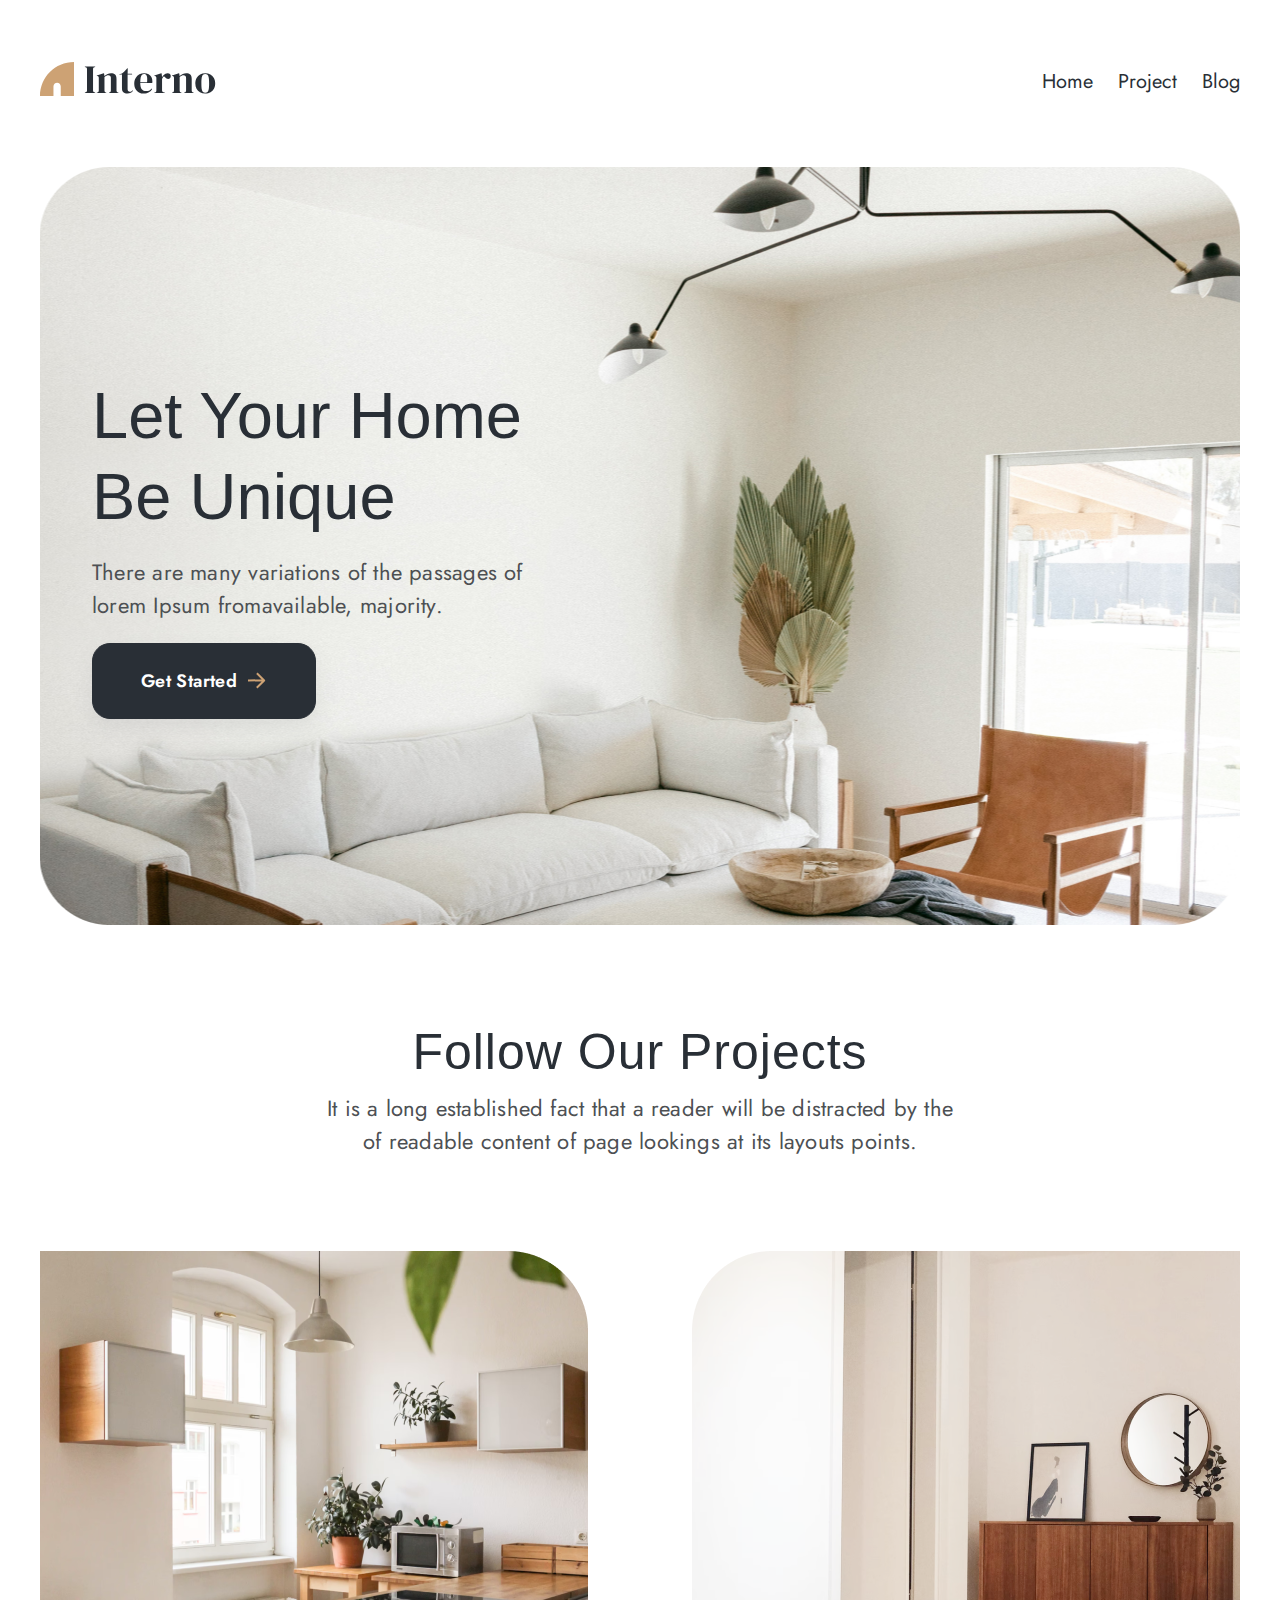
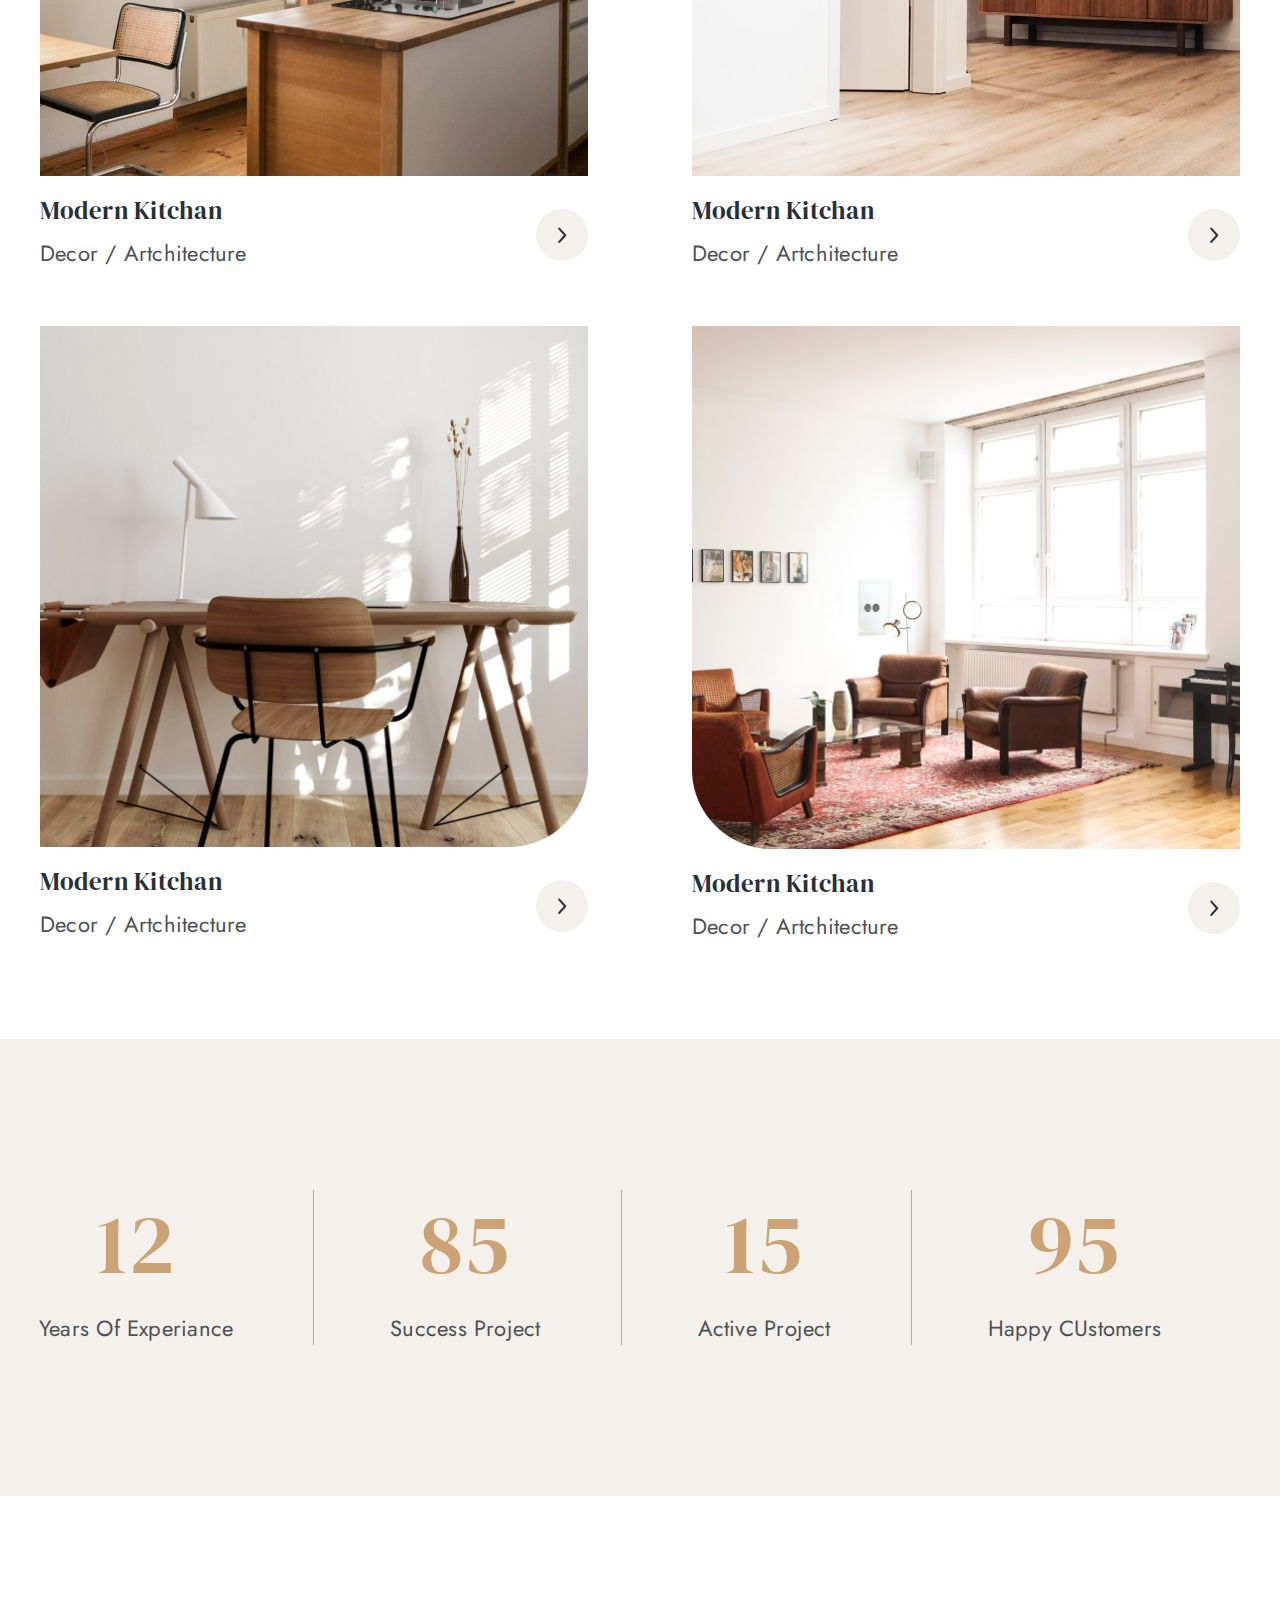
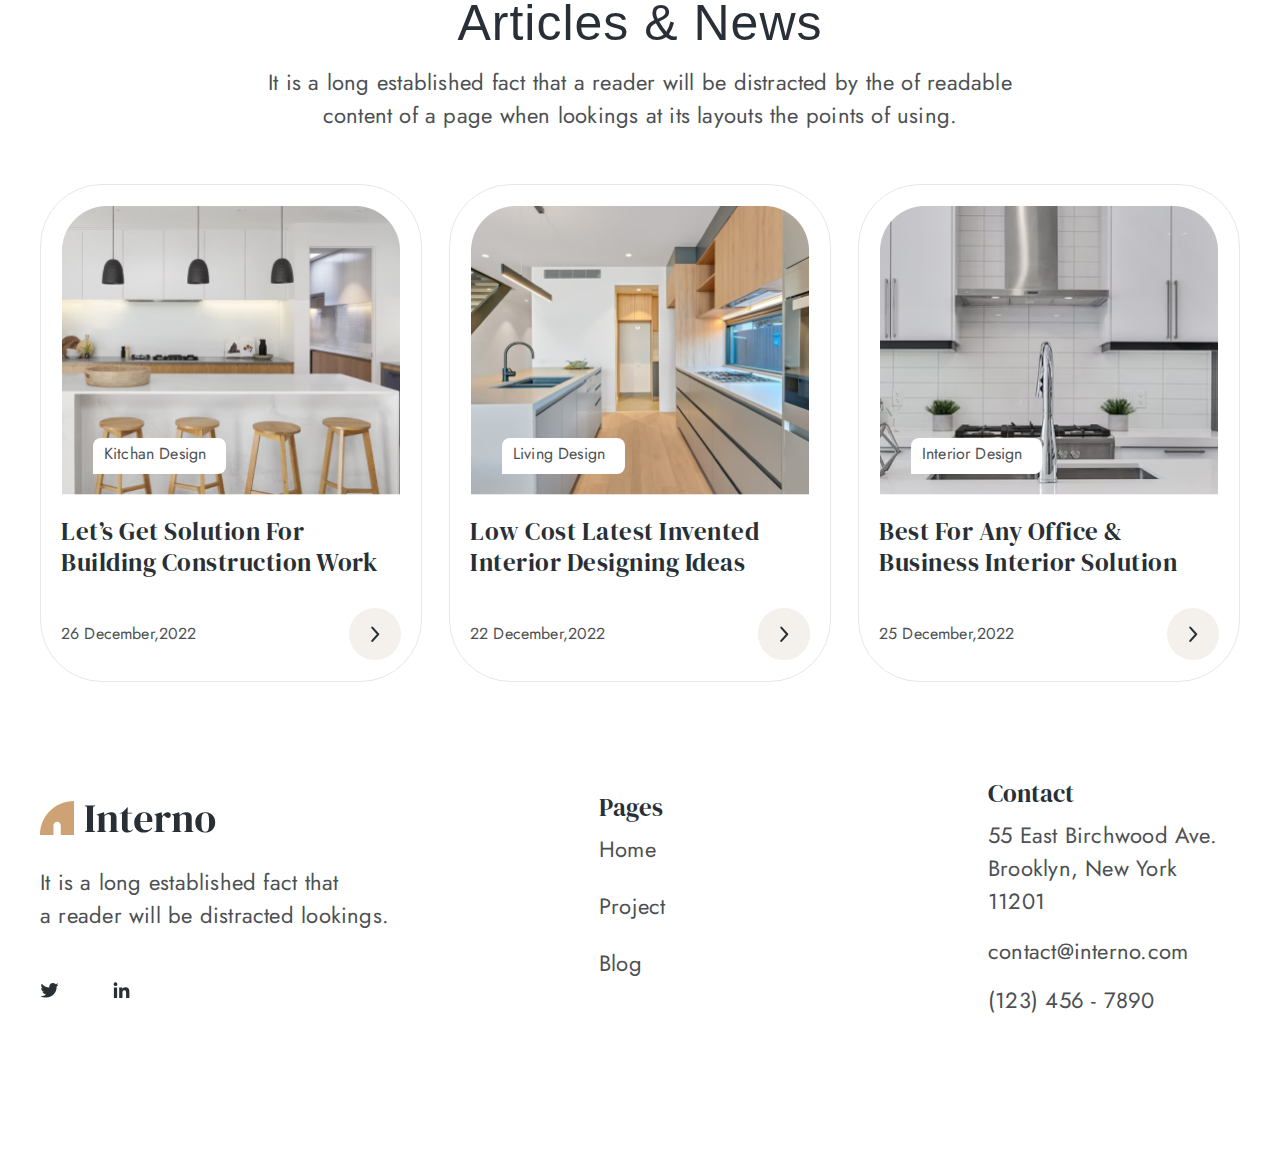
<file: Final_HW/index.html>
<!DOCTYPE html>
<html lang="en">
    <head>
        <meta charset="UTF-8">
        <meta http-equiv="X-UA-Compatible" content="IE=edge">
        <meta name="viewport" content="width=device-width, initial-scale=1.0">
        <title>Interno</title>
        <link rel="preconnect" href="https://fonts.googleapis.com">
        <link rel="preconnect" href="https://fonts.gstatic.com" crossorigin>
        <link href="https://fonts.googleapis.com/css2?family=DM+Serif+Display&family=Jost:wght@400;600&display=swap" rel="stylesheet">
        <link rel="stylesheet" href="scss/style.css">
    </head>
    <body>
        <header class="header center">
            <div class="header__content">
                <a href="#" class="header__logo">
                    <img class="header__logo-img" src="images/logo.svg" alt="logo">
                </a>
                <nav class="header__navigation">
                    <ul class="header__navigation-list">
                        <li class="header__navigation-item">
                            <a href="#" class="header__navigation-link">Home</a>
                        </li>
                        <li class="header__navigation-item">
                            <a href="#" class="header__navigation-link">Project</a>
                        </li>
                        <li class="header__navigation-item">
                            <a href="pages/blog.html" class="header__navigation-link">Blog</a>
                        </li>
                    </ul>
                </nav>
            </div>
        </header>
        <section class="banner center">
            <div class="banner__content">
                <div class="banner__subcontent-box">
                    <div class="bunner__subcontent">
                        <h1 class="banner__subcontent-heading">Let Your Home Be Unique</h1>
                        <p class="banner__subcontent-text">There are many variations of the passages of lorem Ipsum fromavailable, majority.</p>
                    </div>
                    <div class="banner__button-box">
                        <button class="banner__button">
                            Get Started
                            <svg
                                class="banner__button-arrow"
                                width="19"
                                height="17"
                                viewBox="0 0 19 17"
                                fill="none"
                                xmlns="http://www.w3.org/2000/svg"
                            >
                                <path
                                    d="M2 8.43542L15.7232 8.29857M10.6182 1.91138L17.1412 8.43436L10.4868 15.0887"
                                    stroke="#CDA274"
                                    stroke-width="2"
                                    stroke-linecap="square"
                                    stroke-linejoin="round"
                                />
                            </svg>
                        </button>
                    </div>
                </div>
            </div>
        </section>
        <section class="project center">
            <div class="project__content">
                <h2 class="project__heading">Follow Our Projects</h2>
                <div class="project__text-box">
                    <p class="project__text">
                        It&nbsp;is&nbsp;a&nbsp;long established fact that a&nbsp;reader will be&nbsp;distracted by&nbsp;the of&nbsp;readable content of&nbsp;page lookings at&nbsp;its layouts points.
                    </p>
                </div>
                <div class="project__items">
                    <div class="project__item">
                        <img class="project__item-image" src="images/project-photo1.png" alt="project photo1">
                        <div class="project__item-content">
                            <div class="project__item-box">
                                <p class="project__item-title">Modern Kitchan</p>
                                <p class="project__item-subtitle">Decor / Artchitecture</p>
                            </div>
                            <a href="#" class="project__item-button">
                                <svg
                                    width="9"
                                    height="16"
                                    viewBox="0 0 9 16"
                                    fill="none"
                                    xmlns="http://www.w3.org/2000/svg"
                                >
                                    <path
                                        d="M1.27101 14.9525L7.21387 8.26683L1.27101 1.58112"
                                        stroke="#292F36"
                                        stroke-width="2"
                                        stroke-linecap="round"
                                        stroke-linejoin="round"
                                    />
                                </svg>
                            </a>
                        </div>
                    </div>
                    <div class="project__item">
                        <img class="project__item-image" src="images/project-photo2.png" alt="project photo1">
                        <div class="project__item-content">
                            <div class="project__item-box">
                                <p class="project__item-title">Modern Kitchan</p>
                                <p class="project__item-subtitle">Decor / Artchitecture</p>
                            </div>
                            <a href="#" class="project__item-button">
                                <svg
                                    width="9"
                                    height="16"
                                    viewBox="0 0 9 16"
                                    fill="none"
                                    xmlns="http://www.w3.org/2000/svg"
                                >
                                    <path
                                        d="M1.27101 14.9525L7.21387 8.26683L1.27101 1.58112"
                                        stroke="#292F36"
                                        stroke-width="2"
                                        stroke-linecap="round"
                                        stroke-linejoin="round"
                                    />
                                </svg>
                            </a>
                        </div>
                    </div>
                    <div class="project__item">
                        <img class="project__item-image" src="images/project-photo3.png" alt="project photo1">
                        <div class="project__item-content">
                            <div class="project__item-box">
                                <p class="project__item-title">Modern Kitchan</p>
                                <p class="project__item-subtitle">Decor / Artchitecture</p>
                            </div>
                            <a href="#" class="project__item-button">
                                <svg
                                    width="9"
                                    height="16"
                                    viewBox="0 0 9 16"
                                    fill="none"
                                    xmlns="http://www.w3.org/2000/svg"
                                >
                                    <path
                                        d="M1.27101 14.9525L7.21387 8.26683L1.27101 1.58112"
                                        stroke="#292F36"
                                        stroke-width="2"
                                        stroke-linecap="round"
                                        stroke-linejoin="round"
                                    />
                                </svg>
                            </a>
                        </div>
                    </div>
                    <div class="project__item">
                        <img class="project__item-image" src="images/project-photo4.png" alt="project photo1">
                        <div class="project__item-content">
                            <div class="project__item-box">
                                <p class="project__item-title">Modern Kitchan</p>
                                <p class="project__item-subtitle">Decor / Artchitecture</p>
                            </div>
                            <a href="#" class="project__item-button">
                                <svg
                                    width="9"
                                    height="16"
                                    viewBox="0 0 9 16"
                                    fill="none"
                                    xmlns="http://www.w3.org/2000/svg"
                                >
                                    <path
                                        d="M1.27101 14.9525L7.21387 8.26683L1.27101 1.58112"
                                        stroke="#292F36"
                                        stroke-width="2"
                                        stroke-linecap="round"
                                        stroke-linejoin="round"
                                    />
                                </svg>
                            </a>
                        </div>
                    </div>
                </div>
            </div>
        </section>
        <div class="counter">
            <div class="counter__content">
                <div class="counter__content-items">
                    <div class="counter__content-item">
                        <p class="content-item__number">12</p>
                        <p class="content-item__text">Years Of Experiance</p>
                    </div>
                    <div class="counter__content-item">
                        <p class="content-item__number">85</p>
                        <p class="content-item__text">Success Project</p>
                    </div>
                    <div class="counter__content-item">
                        <p class="content-item__number">15</p>
                        <p class="content-item__text">Active Project</p>
                    </div>
                    <div class="counter__content-item">
                        <p class="content-item__number">95</p>
                        <p class="content-item__text">Happy CUstomers</p>
                    </div>
                </div>
            </div>
        </div>
        <section class="blog center">
            <div class="blog__content">
                <h2 class="blog__heading">Articles & News</h2>
                <div class="blog__text-box ">
                    <p class="blog__text">It&nbsp;is&nbsp;a&nbsp;long established fact that a&nbsp;reader will be&nbsp;distracted by&nbsp;the of&nbsp;readable content of&nbsp;a&nbsp;page when lookings at&nbsp;its layouts the points of&nbsp;using.</p>
                </div>
                <div class="blog__items">
                    <div class="blog__item">
                        <img class="blog__item-image" src="images/blog-photo1.png" alt="blog photo1">
                        <div class="blog__item-tagbox">
                            <p class="blog__item-tag">Kitchan Design</p>
                        </div>
                        <div class="item-content">
                            <p class="item-content__title">Let’s&nbsp;Get Solution For Building Construction Work</p>
                            <div class="item-content__box">
                                <p class="item-content__date">26 December,2022</p>
                                <a href="#" class="item-content__button">
                                    <svg
                                        width="9"
                                        height="16"
                                        viewBox="0 0 9 16"
                                        fill="none"
                                        xmlns="http://www.w3.org/2000/svg"
                                    >
                                        <path
                                            d="M1.27101 14.9525L7.21387 8.26683L1.27101 1.58112"
                                            stroke="#292F36"
                                            stroke-width="2"
                                            stroke-linecap="round"
                                            stroke-linejoin="round"
                                        />
                                    </svg>
                                </a>
                            </div>
                        </div>
                    </div>
                    <div class="blog__item">
                        <img class="blog__item-image" src="images/blog-photo2.png" alt="blog photo2">
                        <div class="blog__item-tagbox">
                            <p class="blog__item-tag">Living Design</p>
                        </div>
                        <div class="item-content">
                            <p class="item-content__title">Low Cost Latest Invented Interior Designing Ideas</p>
                            <div class="item-content__box">
                                <p class="item-content__date">22 December,2022</p>
                                <div class="item-content__button">
                                    <a href="#" class="item-content__button item-content__second-button">
                                        <svg
                                            width="9"
                                            height="16"
                                            viewBox="0 0 9 16"
                                            fill="none"
                                            xmlns="http://www.w3.org/2000/svg"
                                        >
                                            <path
                                                d="M1.27101 14.9525L7.21387 8.26683L1.27101 1.58112"
                                                stroke="#292F36"
                                                stroke-width="2"
                                                stroke-linecap="round"
                                                stroke-linejoin="round"
                                            />
                                        </svg>
                                    </a>
                                </div>
                            </div>
                        </div>
                    </div>
                    <div class="blog__item">
                        <img class="blog__item-image" src="images/blog-photo3.png" alt="blog photo3">
                        <div class="blog__item-tagbox">
                            <p class="blog__item-tag">Interior Design</p>
                        </div>
                        <div class="item-content">
                            <p class="item-content__title">Best For Any Office & Business Interior Solution</p>
                            <div class="item-content__box">
                                <p class="item-content__date">25 December,2022</p>
                                <a href="#" class="item-content__button">
                                    <svg
                                        width="9"
                                        height="16"
                                        viewBox="0 0 9 16"
                                        fill="none"
                                        xmlns="http://www.w3.org/2000/svg"
                                    >
                                        <path
                                            d="M1.27101 14.9525L7.21387 8.26683L1.27101 1.58112"
                                            stroke="#292F36"
                                            stroke-width="2"
                                            stroke-linecap="round"
                                            stroke-linejoin="round"
                                        />
                                    </svg>
                                </a>
                            </div>
                        </div>
                    </div>
                </div>
            </div>
        </section>
        <footer class="footer center">
            <div class="footer__content">
                <div class="footer__items">
                    <div class="footer__item">
                        <a href="#" class="footer__logo">
                            <img class="footer__logo-img" src="images/logo.svg" alt="logo">
                        </a>
                        <p class="footer__item-text">It&nbsp;is&nbsp;a&nbsp;long established fact that a&nbsp;reader will be&nbsp;distracted lookings.</p>
                        <ul class="footer__icons-box">
                            <li class="footer__icon-item">
                                <a href="#" class="footer__icon-link">
                                    <img src="images/tweeter.svg" alt="tweeter icon" class="footer__social-img">
                                    <!-- <i class="fa-brands fa-twitter"></i> -->
                                </a>
                            </li>
                            <li class="footer__icon-item">
                                <a href="#" class="footer__icon-link">
                                    <img src="images/linkedin.svg" alt="linkedin icon">
                                    <!-- <i class="fa fa-linkedin"></i> -->
                                </a>
                            </li>
                        </ul>
                    </div>
                    <div class="footer__item">
                        <p class="footer__item-heading">Pages</p>
                        <nav class="footer__item-navigation">
                            <ul class="footer__list">
                                <li class="footer__navigation-item">
                                    <a href="#" class="footer__navigation-link">Home</a>
                                </li>
                                <li class="footer__navigation-item">
                                    <a href="#" class="footer__navigation-link">Project</a>
                                </li>
                                <li class="footer__navigation-item">
                                    <a href="#" class="footer__navigation-link">Blog</a>
                                </li>
                            </ul>
                        </nav>
                    </div>
                    <div class="footer__item">
                        <p class="footer__item-heading">Contact</p>
                        <p class="footer__contact-address">
                            55 East Birchwood Ave. Brooklyn, New York 11201
                        </p>
                        <a class="footer__contact-email" href="mailto:contact@interno.com">contact@interno.com</a>
                        <a class="footer__contact-phone" href="tel:1234567890"> (123) 456 - 7890</a>
                    </div>
                </div>
            </div>
        </footer>
    </body>
</html>
</file>
<file: Final_HW/scss/style.css>
html {
    line-height: 1.15; /* 1 */
    -webkit-text-size-adjust: 100%; /* 2 */
  }
  
 
  body {
    margin: 0;
  }
  
 
  main {
    display: block;
  }
  

  h1 {
    font-size: 2em;
    margin: 0.67em 0;
  }
  
  hr {
    box-sizing: content-box; /* 1 */
    height: 0; /* 1 */
    overflow: visible; /* 2 */
  }
  

  pre {
    font-family: monospace, monospace; /* 1 */
    font-size: 1em; /* 2 */
  }
  

  a {
    background-color: transparent;
  }
  

  abbr[title] {
    border-bottom: none; /* 1 */
    text-decoration: underline; /* 2 */
    -webkit-text-decoration: underline dotted;
            text-decoration: underline dotted; /* 2 */
  }
  
  b,
  strong {
    font-weight: bolder;
  }
  

  code,
  kbd,
  samp {
    font-family: monospace, monospace; /* 1 */
    font-size: 1em; /* 2 */
  }
  
 
  small {
    font-size: 80%;
  }
  

  sub,
  sup {
    font-size: 75%;
    line-height: 0;
    position: relative;
    vertical-align: baseline;
  }
  
  sub {
    bottom: -0.25em;
  }
  
  sup {
    top: -0.5em;
  }
  

  img {
    border-style: none;
  }
  
  button,
  input,
  optgroup,
  select,
  textarea {
    font-family: inherit; /* 1 */
    font-size: 100%; /* 1 */
    line-height: 1.15; /* 1 */
    margin: 0; /* 2 */
  }
  

  button,
  input { /* 1 */
    overflow: visible;
  }
  

  button,
  select { /* 1 */
    text-transform: none;
  }
  

  button::-moz-focus-inner,
  [type=button]::-moz-focus-inner,
  [type=reset]::-moz-focus-inner,
  [type=submit]::-moz-focus-inner {
    border-style: none;
    padding: 0;
  }
  
 
  button:-moz-focusring,
  [type=button]:-moz-focusring,
  [type=reset]:-moz-focusring,
  [type=submit]:-moz-focusring {
    outline: 1px dotted ButtonText;
  }
  

  fieldset {
    padding: 0.35em 0.75em 0.625em;
  }
  

  legend {
    box-sizing: border-box; /* 1 */
    color: inherit; /* 2 */
    display: table; /* 1 */
    max-width: 100%; /* 1 */
    padding: 0; /* 3 */
    white-space: normal; /* 1 */
  }
  

  progress {
    vertical-align: baseline;
  }

  textarea {
    overflow: auto;
  }
  

  [type=checkbox],
  [type=radio] {
    box-sizing: border-box; /* 1 */
    padding: 0; /* 2 */
  }
  

  [type=number]::-webkit-inner-spin-button,
  [type=number]::-webkit-outer-spin-button {
    height: auto;
  }
  

  [type=search] {
    outline-offset: -2px; /* 2 */
  }
  

  [type=search]::-webkit-search-decoration {
    -webkit-appearance: none;
  }
  

  ::-webkit-file-upload-button {
    -webkit-appearance: button; /* 1 */
    font: inherit; /* 2 */
  }
  

  details {
    display: block;
  }
  

  summary {
    display: list-item;
  }
  

  template {
    display: none;
  }
  
 
  [hidden] {
    display: none;
  }
  
  html {
    box-sizing: border-box;
  }
  
  *,
  *::before,
  *::after {
    box-sizing: inherit;
  }
  
  a {
    color: inherit;
    text-decoration: none;
  }
  
  img {
    max-width: 100%;
  }
  
  ul {
    padding: 0;
    list-style: none;
  }
  
  summary {
    display: block;
  }
  
  summary::-webkit-details-marker {
    display: none;
  }
  
  .intro {
    margin-bottom: 200px;
  }
  .intro__content {
    background-image: url("../images/image_laceholder.png");
    background-position: center;
    background-repeat: no-repeat;
    background-size: cover;
    display: flex;
    justify-content: center;
  }
  .intro__title-content {
    display: flex;
    flex-direction: column;
    justify-content: center;
    align-items: center;
    gap: 10px;
    width: 503px;
    padding: 41px 78px;
    border-radius: 37px 37px 0px 0px;
    background: #FFF;
    max-width: 503px;
    margin-top: 178px;
  }
  .intro__heading {
    color: #292F36;
    font-family: "DM Serif Display", sans-serif;
    font-size: 50px;
    font-style: normal;
    font-weight: 400;
    line-height: 1.25;
    margin: 0;
  }
  .intro__breadcrumbs {
    margin: 0;
    padding: 0;
  }
  .intro__breadcrumbs-item {
    display: inline-block;
    align-items: center;
  }
  .intro__breadcrumbs-item:not(:last-child)::after {
    content: "/";
    margin-left: 8px;
    margin-right: 8px;
  }
  .intro__breadcrumbs-link {
    color: #4D5053;
    font-family: "Jost", sans-serif;
    font-size: 22px;
    font-style: normal;
    font-weight: 400;
    line-height: 1.5;
    letter-spacing: 0.22px;
    transition: all 0.5s ease-out;
  }
  .intro__breadcrumbs-link:hover {
    color: #CDA274;
    transition: all 0.8s ease-out;
  }
  .intro__breadcrumbs-link:active {
    color: #4D5053;
    transition: all 0.8s ease-out;
  }
  .intro__breadcrumbs-link:focus {
    color: #CDA274;
    transition: all 0.8s ease-out;
  }
  
  .news {
    margin-bottom: 200px;
  }
  .news__heading {
    color: #292F36;
    font-family: "DM Serif Display", sans-serif;
    font-size: 50px;
    font-style: normal;
    font-weight: 400;
    line-height: 1.25;
    letter-spacing: 1px;
    margin: 0;
    margin-bottom: 30px;
  }
  .news__items {
    display: grid;
    grid-template-columns: repeat(3, 382px);
    grid-template-rows: repeat(2, auto);
    justify-content: center;
    align-content: center;
    gap: 27px;
    margin-bottom: 51px;
  }
  .news__item {
    position: relative;
    display: flex;
    flex-direction: column;
    gap: 21px;
    padding: 21px;
    border-radius: 62px;
    border: 1px solid #E7E7E7;
    box-shadow: 0px 10px 30px 0px rgba(255, 255, 255, 0.25);
    justify-content: center;
    align-items: center;
    transition: all 0.5s ease-out;
  }
  .news__item:hover {
    background-color: #F4F0EC;
    transition: all 0.8s ease-out;
  }
  .news__item:hover .item-content__button {
    background-color: #FFFFFF;
    transition: all 0.8s ease-out;
  }
  .news__item-image {
    display: flex;
    width: 100%;
  }
  .news__item-tagbox {
    position: absolute;
    top: 253px;
    left: 52px;
    background-color: #FFFFFF;
    padding: 4px 20px 8px 11px;
    border-top-left-radius: 8px;
    border-top-right-radius: 8px;
    border-bottom-right-radius: 8px;
  }
  .news__item-tag {
    color: #4D5053;
    font-family: Jost;
    font-size: 16px;
    font-style: normal;
    font-weight: 400;
    line-height: 1.5;
    letter-spacing: 0.16px;
    text-transform: capitalize;
    margin: 0;
  }
  .news__pagination {
    display: flex;
    justify-content: center;
    align-items: center;
  }
  .news__pagination-box {
    display: flex;
    flex-direction: row;
    justify-content: center;
    margin: 0;
    gap: 20px;
  }
  .news__pagination-item {
    display: flex;
    justify-content: center;
    align-items: center;
    width: 52px;
    height: 52px;
    border: 1px solid #cda274;
    border-radius: 50%;
    color: #292f36;
    font-family: "Jost", sans-serif;
    font-size: 16px;
    font-style: normal;
    font-weight: 500;
    line-height: 1.5;
    text-transform: capitalize;
    transition: all 0.5s ease-out;
  }
  .news__pagination-item_active {
    background-color: #f4f0ec;
    border: none;
  }
  
  .item-content {
    display: flex;
    flex-direction: column;
    justify-content: flex-start;
    align-items: center;
    gap: 30px;
  }
  .item-content__box {
    display: flex;
    flex-direction: row;
    justify-content: space-between;
    align-items: center;
    min-width: 340px;
  }
  .item-content__title-box {
    display: flex;
    width: 305px;
    height: 70px;
    flex-direction: column;
    justify-content: center;
  }
  .item-content__title {
    color: #292F36;
    font-family: "DM Serif Display", sans-serif;
    font-size: 25px;
    font-style: normal;
    font-weight: 400;
    line-height: 1.25;
    letter-spacing: 0.5px;
    margin: 0;
  }
  .item-content__date {
    color: #4D5053;
    font-family: "Jost", sans-serif;
    font-size: 16px;
    font-style: normal;
    font-weight: 400;
    line-height: 1.5;
    letter-spacing: 0.16px;
    text-transform: capitalize;
    margin: 0;
  }
  .item-content__button {
    display: flex;
    justify-content: center;
    align-items: center;
    border: none;
    height: 52px;
    width: 52px;
    border-radius: 50%;
    background-color: #F4F0EC;
    cursor: pointer;
    padding: 0;
    transition: all 0.8s ease-out;
  }
  .item-content__button:active {
    background-color: #4D5053;
    transition: all 0.8s ease-out;
  }
  .item-content__button:focus {
    background-color: #CDA274;
    transition: all 0.8s ease-out;
  }
  
  .post {
    margin-bottom: 150px;
  }
  .post__heading {
    color: #292F36;
    font-family: "DM Serif Display", sans-serif;
    font-size: 50px;
    font-style: normal;
    font-weight: 400;
    line-height: 1.25;
    letter-spacing: 1px;
    margin: 0;
    margin-bottom: 27px;
  }
  .post__subcontent-box {
    display: flex;
    flex-direction: row;
    justify-content: flex-start;
    align-items: center;
    gap: 65px;
    border-radius: 62px;
    border: 1px solid #E7E7E7;
    box-shadow: 0px 10px 30px 0px rgba(255, 255, 255, 0.25);
    padding: 22px;
  }
  .post__subcontent {
    display: flex;
    flex-direction: column;
    justify-content: flex-start;
    align-items: center;
    max-width: 489px;
    gap: 31px;
  }
  .post__subcontent-container {
    display: flex;
    flex-direction: column;
    justify-content: flex-start;
    align-items: center;
    max-width: 469px;
    gap: 22px;
  }
  .post__subcontent-heading {
    color: #292F36;
    font-family: "DM Serif Display", sans-serif;
    font-size: 25px;
    font-style: normal;
    font-weight: 400;
    line-height: 1.25;
    letter-spacing: 0.5px;
    margin: 0;
  }
  .post__subcontent-text {
    color: #4D5053;
    font-family: "Jost", sans-serif;
    font-size: 22px;
    font-style: normal;
    font-weight: 400;
    line-height: 1.5;
    letter-spacing: 0.22px;
    margin: 0;
    margin-bottom: 10px;
  }
  .post__subtitle-box {
    display: flex;
    flex-direction: row;
    justify-content: space-between;
    align-items: center;
    min-width: 469px;
  }
  .post__subcontent-subtitle {
    color: #4D5053;
    font-family: Jost;
    font-size: 16px;
    font-style: normal;
    font-weight: 400;
    line-height: 1.5;
    letter-spacing: 0.16px;
    text-transform: capitalize;
    margin: 0;
  }
  .post__button {
    display: flex;
    justify-content: center;
    align-items: center;
    border: none;
    height: 52px;
    width: 52px;
    border-radius: 50%;
    background-color: #F4F0EC;
    cursor: pointer;
    transition: all 0.8s ease-out;
    padding: 0;
  }
  .post__button:hover {
    background-color: #FFFFFF;
    border: 1px solid #E7E7E7;
    transition: all 0.8s ease-out;
  }
  .post__button:active {
    background-color: #4D5053;
    border: none;
    transition: all 0.8s ease-out;
  }
  .post__button:focus {
    background-color: #CDA274;
    border: none;
    transition: all 0.8s ease-out;
  }
  .post__button:nth-child(1) {
    background-color: #FFFFFF;
  }
  
  .top-banner {
    margin-bottom: 200px;
  }
  .top-banner__content {
    background-image: url("../images/image_laceholder2.png");
    background-position: center;
    background-repeat: no-repeat;
    background-size: cover;
    display: flex;
    justify-content: center;
    min-height: 351px;
  }
  
  .blog-details {
    margin-bottom: 96px;
  }
  .blog-details__content {
    display: grid;
    grid-template-columns: 799px 345px;
    justify-content: center;
    align-items: flex-start;
    gap: 52px;
  }
  
  .article__heading {
    color: #292F36;
    font-family: "DM Serif Display", sans-serif;
    font-size: 50px;
    font-style: normal;
    font-weight: 400;
    line-height: 1.25;
    letter-spacing: 1px;
    margin: 0;
    margin-bottom: 21px;
  }
  .article__image {
    margin-bottom: 46px;
  }
  .article__subcontent {
    display: flex;
    flex-direction: row;
    justify-content: space-between;
    align-items: flex-start;
    margin-bottom: 48px;
  }
  .article__date {
    color: #4D5053;
    font-family: "Jost", sans-serif;
    font-size: 16px;
    font-style: normal;
    font-weight: 400;
    line-height: 1.5;
    letter-spacing: 0.16px;
    text-transform: capitalize;
    margin: 0;
  }
  .article__text {
    color: #4D5053;
    font-family: "Jost", sans-serif;
    font-size: 22px;
    font-style: normal;
    font-weight: 400;
    line-height: 1.5;
    letter-spacing: 0.22px;
    margin: 0;
    margin-bottom: 35px;
  }
  .article__text:nth-child(3) {
    margin-bottom: 24px;
  }
  .article__subtext-box {
    display: flex;
    flex-direction: row;
    justify-content: flex-start;
    align-items: flex-start;
    gap: 14px;
    margin-bottom: 32px;
  }
  .article__subtext-box:nth-child(3) {
    margin-bottom: 44px;
  }
  .article__subtext-span {
    color: #CDA274;
    font-family: "DM Serif Display", sans-serif;
    font-size: 20px;
    font-style: normal;
    font-weight: 400;
    line-height: 1.25;
    letter-spacing: 0.4px;
    margin: 0;
  }
  .article__subtext {
    color: #4D5053;
    font-family: "Jost", sans-serif;
    font-size: 22px;
    font-style: normal;
    font-weight: 400;
    line-height: 1.5;
    letter-spacing: 0.22px;
    margin: 0;
  }
  
  .breadcrumbs__list {
    display: flex;
    flex-direction: row;
    justify-content: center;
    margin: 0;
  }
  .breadcrumbs__item:not(:last-child)::after {
    content: "/";
    margin-left: 8px;
    margin-right: 8px;
  }
  .breadcrumbs__link {
    color: #4D5053;
    font-family: "Jost", sans-serif;
    font-size: 16px;
    font-style: normal;
    font-weight: 400;
    line-height: 1.5;
    letter-spacing: 0.16px;
    text-transform: capitalize;
    margin: 0;
    transition: all 0.5s ease-out;
  }
  .breadcrumbs__link:hover {
    color: #CDA274;
    transition: all 0.8s ease-out;
  }
  .breadcrumbs__link:active {
    color: #4D5053;
    transition: all 0.8s ease-out;
  }
  .breadcrumbs__link:focus {
    color: #CDA274;
    transition: all 0.8s ease-out;
  }
  
  .quotes {
    margin-bottom: 27px;
  }
  .quotes__content {
    display: flex;
    flex-direction: column;
    justify-content: center;
    align-items: center;
    padding: 53px 200px;
    border-radius: 50px;
    background: #F4F0EC;
  }
  .quotes__text {
    color: #CDA274;
    text-align: center;
    font-family: "DM Serif Display", sans-serif;
    font-size: 25px;
    font-style: italic;
    font-weight: 400;
    line-height: 1.25;
    letter-spacing: 0.5px;
    margin: 0;
  }
  
  .sidebar__content {
    display: flex;
    flex-direction: column;
    justify-content: flex-start;
    align-items: flex-start;
    gap: 24px;
  }
  .sidebar__heading {
    color: #292F36;
    font-family: "DM Serif Display", sans-serif;
    font-size: 25px;
    font-style: normal;
    font-weight: 400;
    line-height: 1.25;
    letter-spacing: 0.5px;
    margin: 0;
  }
  .sidebar__buttons-box {
    display: flex;
    justify-content: flex-start;
    align-content: flex-start;
    flex-wrap: wrap;
    gap: 10px;
  }
  .sidebar__button {
    color: #292F36;
    text-align: center;
    font-family: Jost;
    font-size: 18px;
    font-style: normal;
    font-weight: 400;
    line-height: 125%;
    letter-spacing: 0.36px;
    border: none;
    border-radius: 10px;
    background-color: #F4F0EC;
    padding: 9px 30px;
    transition: all 0.5s ease-out;
  }
  .sidebar__button:hover {
    background-color: #CDA274;
    transition: all 0.8s ease-out;
  }
  .sidebar__button:focus {
    color: #FFFFFF;
    background-color: #292F36;
    transition: all 0.8s ease-out;
  }
  .sidebar__button_active {
    color: #FFFFFF;
    background-color: #292F36;
  }
  
  .center {
    padding-left: calc(50% - 600px);
    padding-right: calc(50% - 600px);
  }
  
  body {
    background-color: #FFFFFF;
  }
  
  .header {
    margin-top: 53px;
    margin-bottom: 57px;
  }
  .header__content {
    display: flex;
    justify-content: space-between;
    align-items: center;
  }
  .header__navigation-list {
    display: flex;
    gap: 25px;
  }
  .header__navigation-link {
    font-family: "Jost", sans-serif;
    font-weight: 400;
    font-style: normal;
    font-size: 20px;
    line-height: 1.25;
    color: #292F36;
    text-align: center;
  }
  .header__navigation-link:hover {
    color: #CDA274;
    transition: all 0.8s ease-out;
  }
  .header__navigation-link:active {
    color: #4D5053;
    transition: all 0.8s ease-out;
  }
  .header__navigation-link:focus {
    color: #CDA274;
    transition: all 0.8s ease-out;
  }
  
  .banner {
    margin-bottom: 96px;
  }
  .banner__content {
    position: relative;
    overflow: hidden;
    width: 100%;
    min-height: 758px;
    background-image: url("../images/banner.png");
    background-position: center;
    background-repeat: no-repeat;
    background-size: cover;
  }
  .banner__subcontent-box {
    position: absolute;
    top: 208px;
    left: 52px;
    display: grid;
    grid-template-columns: 434px;
    grid-template-rows: repeat(2, auto);
    gap: 21px;
  }
  .banner__subcontent-heading {
    font-family: " DM Serif Display", sans-serif;
    font-weight: 400;
    font-style: normal;
    font-size: 65px;
    line-height: 1.25;
    color: #292F36;
    margin: 0;
    margin-bottom: 18px;
  }
  .banner__subcontent-text {
    font-family: "Jost", sans-serif;
    font-weight: 400;
    font-style: normal;
    font-size: 22px;
    line-height: 1.5;
    color: #4D5053;
    letter-spacing: 0.22px;
    margin: 0;
  }
  .banner__button-box {
    display: flex;
    justify-content: flex-start;
    align-items: center;
    flex-wrap: nowrap;
  }
  .banner__button {
    display: flex;
    padding: 26px 49px 26px 48px;
    justify-content: center;
    align-items: center;
    flex-wrap: nowrap;
    max-width: 228px;
    box-sizing: border-box;
    border-radius: 18px;
    border: 1px solid #292F36;
    background: #292F36;
    box-shadow: 0px 10px 20px 0px rgba(192, 192, 192, 0.35);
    cursor: pointer;
    font-family: "Jost", sans-serif;
    font-weight: 600;
    font-style: normal;
    font-size: 18px;
    line-height: 1.25;
    letter-spacing: 0.36px;
    text-align: center;
    color: #FFF;
    transition: all 0.8s ease-out;
  }
  .banner__button:hover {
    color: #CDA274;
    background: #FFFFFF;
    border: 1px solid #292F36;
    transition: all 0.8s ease-out;
  }
  .banner__button:focus {
    outline: none !important;
    fill: #FFFFFF;
  }
  .banner__button:active {
    color: #CDA274;
    background: #FFFFFF;
    border: 1px solid #292F36;
    transition: all 0.5s ease-out;
  }
  .banner__button-arrow {
    margin-left: 10px;
  }
  .banner__button-arrow:hover path {
    transition: all 0.8s ease-out;
  }
  
  .project {
    margin-bottom: 96px;
  }
  .project__content {
    display: grid;
    justify-content: center;
  }
  .project__heading {
    color: #292F36;
    text-align: center;
    font-family: " DM Serif Display", sans-serif;
    font-size: 50px;
    font-style: normal;
    font-weight: 400;
    line-height: 1.25;
    letter-spacing: 1px;
    margin: 0;
    margin-bottom: 8px;
  }
  .project__text-box {
    display: block;
    margin: 0 auto;
    max-width: 737px;
    margin-bottom: 93px;
  }
  .project__text {
    color: #4D5053;
    text-align: center;
    font-family: Jost;
    font-size: 22px;
    font-style: normal;
    font-weight: 400;
    line-height: 1.5;
    letter-spacing: 0.22px;
    margin: 0;
  }
  .project__items {
    display: grid;
    grid-template-columns: repeat(2, 548px);
    justify-content: center;
    -moz-column-gap: 104px;
         column-gap: 104px;
    row-gap: 56px;
  }
  .project__item-image {
    display: flex;
    width: 100%;
  }
  .project__item-content {
    display: flex;
    flex-direction: row;
    justify-content: space-between;
    align-items: center;
    padding-top: 24px;
  }
  .project__item-box {
    display: flex;
    max-width: 217px;
    height: 70px;
    flex-direction: column;
    align-items: flex-start;
    gap: 10px;
    align-content: flex-start;
    justify-content: flex-end;
  }
  .project__item-title {
    color: #292F36;
    font-family: "DM Serif Display", sans-serif;
    font-size: 25px;
    font-style: normal;
    font-weight: 400;
    line-height: 1.25;
    letter-spacing: 0.5px;
    margin: 0;
  }
  .project__item-subtitle {
    color: #4D5053;
    font-family: "Jost", sans-serif;
    font-size: 22px;
    font-style: normal;
    font-weight: 400;
    line-height: 1.5;
    letter-spacing: 0.22px;
    margin: 0;
  }
  .project__item-button {
    display: flex;
    justify-content: center;
    align-items: center;
    border: none;
    height: 52px;
    width: 52px;
    border-radius: 50%;
    background-color: #F4F0EC;
    cursor: pointer;
    transition: all 0.8s ease-out;
    padding: 0;
  }
  .project__item-button:hover {
    background-color: #FFFFFF;
    border: 1px solid #E7E7E7;
    transition: all 0.8s ease-out;
  }
  .project__item-button:active {
    background-color: #4D5053;
    border: none;
    transition: all 0.8s ease-out;
  }
  .project__item-button:focus {
    background-color: #CDA274;
    border: none;
    transition: all 0.8s ease-out;
  }
  
  .counter {
    margin-bottom: 96px;
  }
  .counter__content {
    background-color: #F4F0EC;
    display: flex;
    justify-content: center;
    align-content: center;
    padding-top: 151px;
    padding-bottom: 151px;
  }
  .counter__content-items {
    display: flex;
    justify-content: center;
    align-items: center;
    flex-direction: row;
    gap: 76px;
  }
  .counter__content-item {
    display: flex;
    flex-direction: column;
    justify-content: center;
    align-items: center;
    gap: 16px;
    padding-right: 80px;
    border-right: 1px solid #CDA274;
  }
  .counter__content-item:last-child {
    border: none;
  }
  
  .content-item__number {
    color: #CDA274;
    font-family: DM Serif Display, sans-serif;
    font-size: 85px;
    font-style: normal;
    font-weight: 400;
    line-height: 1.25;
    letter-spacing: 1.7px;
    margin: 0;
  }
  
  .content-item__text {
    color: #4D5053;
    font-family: Jost, sans-serif;
    font-size: 22px;
    font-style: normal;
    font-weight: 400;
    line-height: 1.5;
    letter-spacing: 0.22px;
    margin: 0;
  }
  
  .blog {
    margin-bottom: 96px;
  }
  .blog__content {
    display: flex;
    justify-content: center;
    flex-direction: column;
    align-content: center;
    align-items: center;
    flex-wrap: wrap;
  }
  .blog__heading {
    color: #292F36;
    text-align: center;
    font-family: " DM Serif Display", sans-serif;
    font-size: 50px;
    font-style: normal;
    font-weight: 400;
    line-height: 1.25;
    letter-spacing: 1px;
    margin: 0;
    margin-bottom: 12px;
  }
  .blog__text-box {
    display: block;
    margin: 0 auto;
    max-width: 811px;
    margin-bottom: 52px;
  }
  .blog__text {
    color: #4D5053;
    text-align: center;
    font-family: "Jost", sans-serif;
    font-size: 22px;
    font-style: normal;
    font-weight: 400;
    line-height: 1.5;
    letter-spacing: 0.22px;
    margin: 0;
  }
  .blog__items {
    display: grid;
    grid-template-columns: repeat(3, 382px);
    justify-content: center;
    align-content: center;
    gap: 27px;
  }
  .blog__item {
    position: relative;
    display: flex;
    flex-direction: column;
    gap: 21px;
    padding: 21px;
    border-radius: 62px;
    border: 1px solid #E7E7E7;
    box-shadow: 0px 10px 30px 0px rgba(255, 255, 255, 0.25);
    justify-content: center;
    align-items: center;
    transition: all 0.5s ease-out;
  }
  .blog__item:hover {
    background-color: #F4F0EC;
    transition: all 0.8s ease-out;
  }
  .blog__item:hover .item-content__button {
    background-color: #FFFFFF;
    transition: all 0.8s ease-out;
  }
  .blog__item-image {
    display: flex;
    width: 100%;
  }
  .blog__item-tagbox {
    position: absolute;
    top: 253px;
    left: 52px;
    background-color: #FFFFFF;
    padding: 4px 20px 8px 11px;
    border-top-left-radius: 8px;
    border-top-right-radius: 8px;
    border-bottom-right-radius: 8px;
  }
  .blog__item-tag {
    color: #4D5053;
    font-family: Jost;
    font-size: 16px;
    font-style: normal;
    font-weight: 400;
    line-height: 1.5;
    letter-spacing: 0.16px;
    text-transform: capitalize;
    margin: 0;
  }
  
  .item-content {
    display: flex;
    flex-direction: column;
    justify-content: flex-start;
    align-items: center;
    gap: 30px;
  }
  .item-content__box {
    display: flex;
    flex-direction: row;
    justify-content: space-between;
    align-items: center;
    min-width: 340px;
  }
  .item-content__title-box {
    display: flex;
    width: 305px;
    height: 70px;
    flex-direction: column;
    justify-content: center;
  }
  .item-content__title {
    color: #292F36;
    font-family: "DM Serif Display", sans-serif;
    font-size: 25px;
    font-style: normal;
    font-weight: 400;
    line-height: 1.25;
    letter-spacing: 0.5px;
    margin: 0;
  }
  .item-content__date {
    color: #4D5053;
    font-family: "Jost", sans-serif;
    font-size: 16px;
    font-style: normal;
    font-weight: 400;
    line-height: 1.5;
    letter-spacing: 0.16px;
    text-transform: capitalize;
    margin: 0;
  }
  .item-content__button {
    display: flex;
    justify-content: center;
    align-items: center;
    border: none;
    height: 52px;
    width: 52px;
    border-radius: 50%;
    background-color: #F4F0EC;
    cursor: pointer;
    padding: 0;
    transition: all 0.8s ease-out;
  }
  .item-content__button:active {
    background-color: #4D5053;
    transition: all 0.8s ease-out;
  }
  .item-content__button:focus {
    background-color: #CDA274;
    transition: all 0.8s ease-out;
  }
  
  .footer {
    margin-bottom: 134px;
  }
  .footer__content {
    display: grid;
    justify-content: center;
    align-content: center;
  }
  .footer__items {
    display: grid;
    grid-template-columns: repeat(3, 1fr);
    justify-content: center;
    gap: 27px;
  }
  .footer__item {
    display: flex;
    justify-content: center;
    flex-direction: column;
    align-items: flex-start;
    flex-wrap: wrap;
    align-content: flex-start;
  }
  .footer__item:nth-child(2) {
    padding-left: 150px;
  }
  .footer__item:nth-child(3) {
    padding-left: 130px;
  }
  .footer__logo {
    margin-bottom: 18px;
  }
  .footer__item-text {
    color: #4D5053;
    font-family: "Jost", sans-serif;
    font-size: 22px;
    font-style: normal;
    font-weight: 400;
    line-height: 1.5;
    letter-spacing: 0.22px;
    margin: 0;
    margin-bottom: 50px;
  }
  .footer__icons-box {
    display: flex;
    justify-content: flex-start;
    align-items: center;
    flex-direction: row;
    gap: 54px;
    margin: 0;
  }
  .footer__item-heading {
    color: #292F36;
    font-family: "DM Serif Display", sans-serif;
    font-size: 25px;
    font-style: normal;
    font-weight: 400;
    line-height: 1.25;
    margin: 0;
    margin-bottom: 10px;
  }
  .footer__list {
    display: flex;
    flex-direction: column;
    align-content: flex-start;
    justify-content: center;
    align-items: flex-start;
    margin: 0;
  }
  .footer__navigation-item {
    padding-bottom: 24px;
  }
  .footer__navigation-link {
    color: #4D5053;
    font-family: "Jost", sans-serif;
    font-size: 22px;
    font-style: normal;
    font-weight: 400;
    line-height: 1.5;
    letter-spacing: 0.22px;
    margin: 0;
  }
  .footer__navigation-link:hover {
    color: #CDA274;
    transition: all 0.8s ease-out;
  }
  .footer__navigation-link:active {
    color: #4D5053;
    transition: all 0.8s ease-out;
  }
  .footer__navigation-link:focus {
    color: #CDA274;
    transition: all 0.8s ease-out;
  }
  .footer__contact-address {
    color: #4D5053;
    font-family: "Jost", sans-serif;
    font-size: 22px;
    font-style: normal;
    font-weight: 400;
    line-height: 1.5;
    letter-spacing: 0.22px;
    margin: 0;
  }
  .footer__contact-email {
    color: #4D5053;
    font-family: "Jost", sans-serif;
    font-size: 22px;
    font-style: normal;
    font-weight: 400;
    line-height: 3;
    letter-spacing: 0.22px;
    margin: 0;
  }
  .footer__contact-email:hover {
    color: #CDA274;
    transition: all 0.8s ease-out;
  }
  .footer__contact-email:active {
    color: #4D5053;
    transition: all 0.8s ease-out;
  }
  .footer__contact-email:focus {
    color: #CDA274;
    transition: all 0.8s ease-out;
  }
  .footer__contact-phone {
    color: #4D5053;
    font-family: "Jost", sans-serif;
    font-size: 22px;
    font-style: normal;
    font-weight: 400;
    line-height: 1.5;
    letter-spacing: 0.22px;
    margin: 0;
  }
  .footer__contact-phone:hover {
    color: #CDA274;
    transition: all 0.8s ease-out;
  }
  .footer__contact-phone:active {
    color: #4D5053;
    transition: all 0.8s ease-out;
  }
  .footer__contact-phone:focus {
    color: #CDA274;
    transition: all 0.8s ease-out;
  }
</file>
